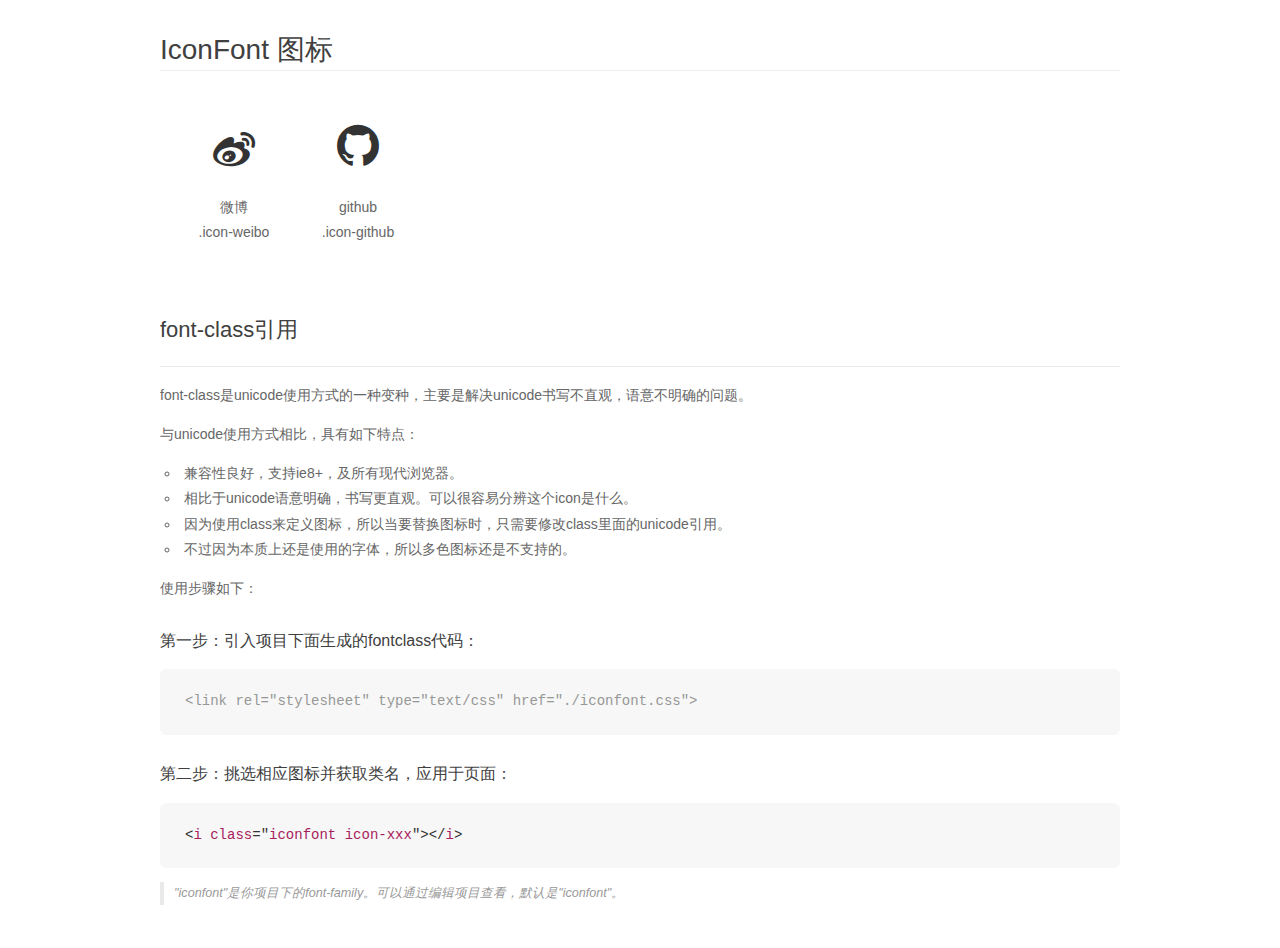
<file: resources/iconfont/demo_fontclass.html>
<!DOCTYPE html>
<html>
<head>
    <meta charset="utf-8"/>
    <title>IconFont</title>
    <link rel="stylesheet" href="demo.css">
    <link rel="stylesheet" href="iconfont.css">
</head>
<body>
    <div class="main markdown">
        <h1>IconFont 图标</h1>
        <ul class="icon_lists clear">
            
                <li>
                <i class="icon iconfont icon-weibo"></i>
                    <div class="name">微博</div>
                    <div class="fontclass">.icon-weibo</div>
                </li>
            
                <li>
                <i class="icon iconfont icon-github"></i>
                    <div class="name">github</div>
                    <div class="fontclass">.icon-github</div>
                </li>
            
        </ul>

        <h2 id="font-class-">font-class引用</h2>
        <hr>

        <p>font-class是unicode使用方式的一种变种，主要是解决unicode书写不直观，语意不明确的问题。</p>
        <p>与unicode使用方式相比，具有如下特点：</p>
        <ul>
        <li>兼容性良好，支持ie8+，及所有现代浏览器。</li>
        <li>相比于unicode语意明确，书写更直观。可以很容易分辨这个icon是什么。</li>
        <li>因为使用class来定义图标，所以当要替换图标时，只需要修改class里面的unicode引用。</li>
        <li>不过因为本质上还是使用的字体，所以多色图标还是不支持的。</li>
        </ul>
        <p>使用步骤如下：</p>
        <h3 id="-fontclass-">第一步：引入项目下面生成的fontclass代码：</h3>


        <pre><code class="lang-js hljs javascript"><span class="hljs-comment">&lt;link rel="stylesheet" type="text/css" href="./iconfont.css"&gt;</span></code></pre>
        <h3 id="-">第二步：挑选相应图标并获取类名，应用于页面：</h3>
        <pre><code class="lang-css hljs">&lt;<span class="hljs-selector-tag">i</span> <span class="hljs-selector-tag">class</span>="<span class="hljs-selector-tag">iconfont</span> <span class="hljs-selector-tag">icon-xxx</span>"&gt;&lt;/<span class="hljs-selector-tag">i</span>&gt;</code></pre>
        <blockquote>
        <p>"iconfont"是你项目下的font-family。可以通过编辑项目查看，默认是"iconfont"。</p>
        </blockquote>
    </div>
</body>
</html>
</file>
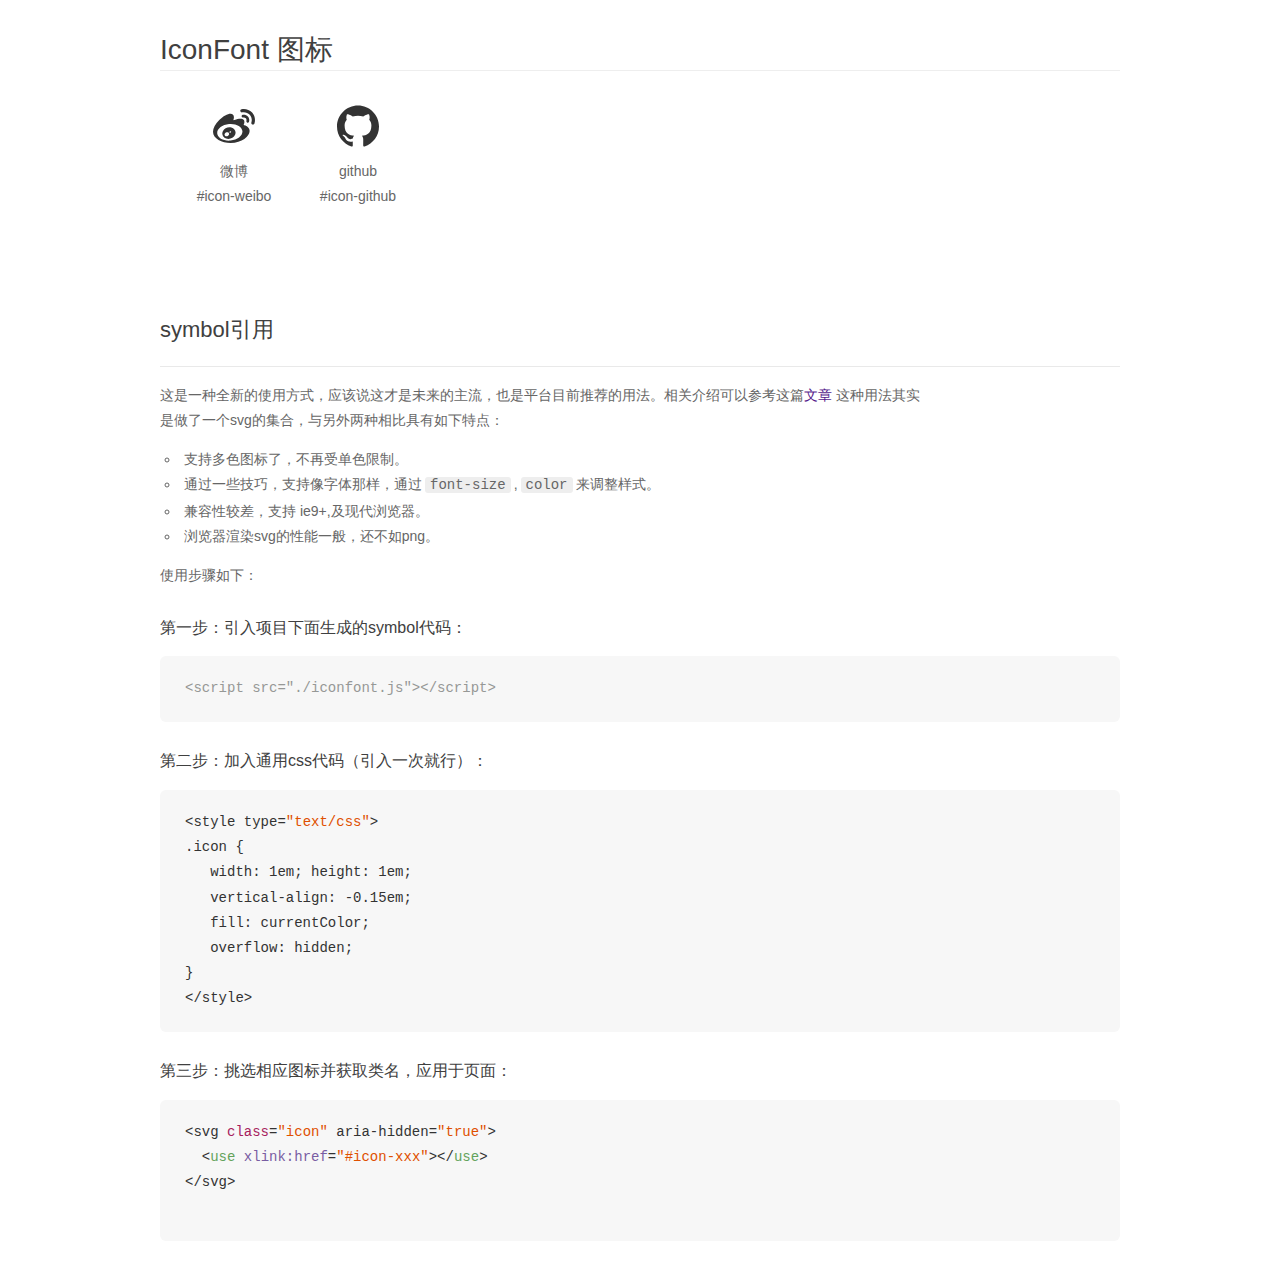
<file: resources/iconfont/demo_symbol.html>
<!DOCTYPE html>
<html>
<head>
    <meta charset="utf-8"/>
    <title>IconFont</title>
    <link rel="stylesheet" href="demo.css">
    <script src="iconfont.js"></script>

    <style type="text/css">
        .icon {
          /* 通过设置 font-size 来改变图标大小 */
          width: 1em; height: 1em;
          /* 图标和文字相邻时，垂直对齐 */
          vertical-align: -0.15em;
          /* 通过设置 color 来改变 SVG 的颜色/fill */
          fill: currentColor;
          /* path 和 stroke 溢出 viewBox 部分在 IE 下会显示
             normalize.css 中也包含这行 */
          overflow: hidden;
        }

    </style>
</head>
<body>
    <div class="main markdown">
        <h1>IconFont 图标</h1>
        <ul class="icon_lists clear">
            
                <li>
                    <svg class="icon" aria-hidden="true">
                        <use xlink:href="#icon-weibo"></use>
                    </svg>
                    <div class="name">微博</div>
                    <div class="fontclass">#icon-weibo</div>
                </li>
            
                <li>
                    <svg class="icon" aria-hidden="true">
                        <use xlink:href="#icon-github"></use>
                    </svg>
                    <div class="name">github</div>
                    <div class="fontclass">#icon-github</div>
                </li>
            
        </ul>


        <h2 id="symbol-">symbol引用</h2>
        <hr>

        <p>这是一种全新的使用方式，应该说这才是未来的主流，也是平台目前推荐的用法。相关介绍可以参考这篇<a href="">文章</a>
        这种用法其实是做了一个svg的集合，与另外两种相比具有如下特点：</p>
        <ul>
          <li>支持多色图标了，不再受单色限制。</li>
          <li>通过一些技巧，支持像字体那样，通过<code>font-size</code>,<code>color</code>来调整样式。</li>
          <li>兼容性较差，支持 ie9+,及现代浏览器。</li>
          <li>浏览器渲染svg的性能一般，还不如png。</li>
        </ul>
        <p>使用步骤如下：</p>
        <h3 id="-symbol-">第一步：引入项目下面生成的symbol代码：</h3>
        <pre><code class="lang-js hljs javascript"><span class="hljs-comment">&lt;script src="./iconfont.js"&gt;&lt;/script&gt;</span></code></pre>
        <h3 id="-css-">第二步：加入通用css代码（引入一次就行）：</h3>
        <pre><code class="lang-js hljs javascript">&lt;style type=<span class="hljs-string">"text/css"</span>&gt;
.icon {
   width: <span class="hljs-number">1</span>em; height: <span class="hljs-number">1</span>em;
   vertical-align: <span class="hljs-number">-0.15</span>em;
   fill: currentColor;
   overflow: hidden;
}
&lt;<span class="hljs-regexp">/style&gt;</span></code></pre>
        <h3 id="-">第三步：挑选相应图标并获取类名，应用于页面：</h3>
        <pre><code class="lang-js hljs javascript">&lt;svg <span class="hljs-class"><span class="hljs-keyword">class</span></span>=<span class="hljs-string">"icon"</span> aria-hidden=<span class="hljs-string">"true"</span>&gt;<span class="xml"><span class="hljs-tag">
  &lt;<span class="hljs-name">use</span> <span class="hljs-attr">xlink:href</span>=<span class="hljs-string">"#icon-xxx"</span>&gt;</span><span class="hljs-tag">&lt;/<span class="hljs-name">use</span>&gt;</span>
</span>&lt;<span class="hljs-regexp">/svg&gt;
        </span></code></pre>
    </div>
</body>
</html>
</file>
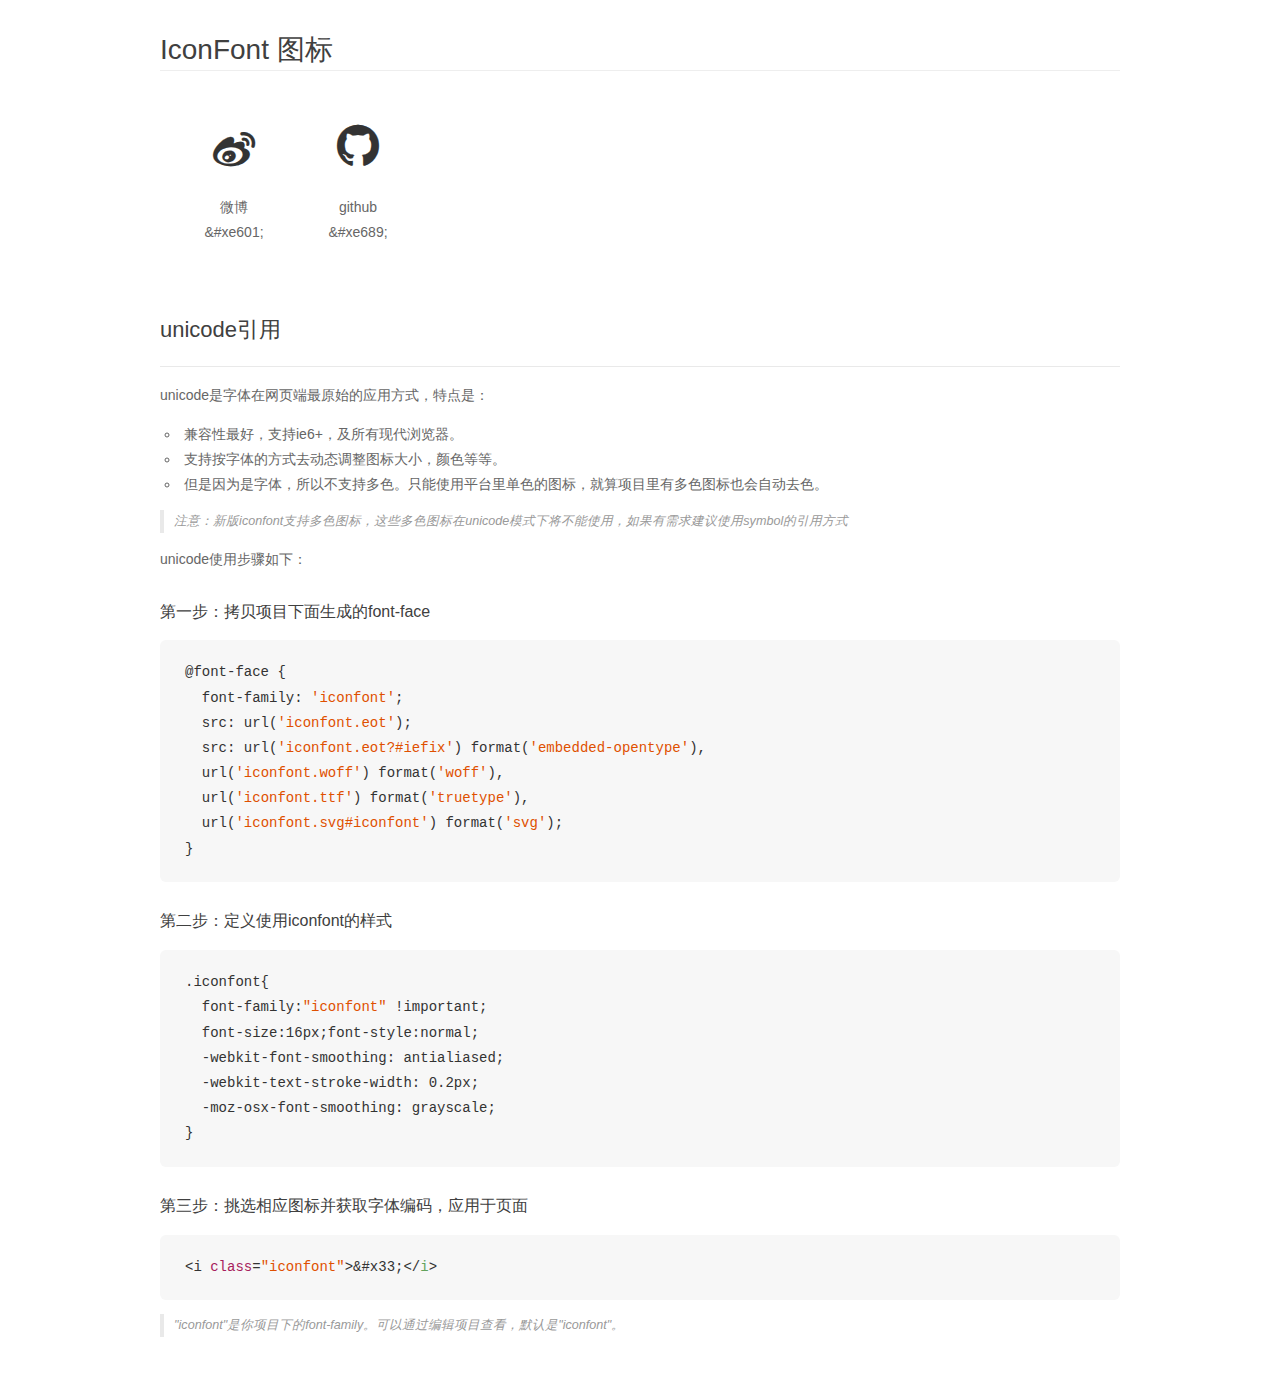
<file: resources/iconfont/demo_unicode.html>
<!DOCTYPE html>
<html>
<head>
    <meta charset="utf-8"/>
    <title>IconFont</title>
    <link rel="stylesheet" href="demo.css">

    <style type="text/css">

        @font-face {font-family: "iconfont";
          src: url('iconfont.eot'); /* IE9*/
          src: url('iconfont.eot#iefix') format('embedded-opentype'), /* IE6-IE8 */
          url('iconfont.woff') format('woff'), /* chrome, firefox */
          url('iconfont.ttf') format('truetype'), /* chrome, firefox, opera, Safari, Android, iOS 4.2+*/
          url('iconfont.svg#iconfont') format('svg'); /* iOS 4.1- */
        }

        .iconfont {
          font-family:"iconfont" !important;
          font-size:16px;
          font-style:normal;
          -webkit-font-smoothing: antialiased;
          -webkit-text-stroke-width: 0.2px;
          -moz-osx-font-smoothing: grayscale;
        }

    </style>
</head>
<body>
    <div class="main markdown">
        <h1>IconFont 图标</h1>
        <ul class="icon_lists clear">
            
                <li>
                <i class="icon iconfont">&#xe601;</i>
                    <div class="name">微博</div>
                    <div class="code">&amp;#xe601;</div>
                </li>
            
                <li>
                <i class="icon iconfont">&#xe689;</i>
                    <div class="name">github</div>
                    <div class="code">&amp;#xe689;</div>
                </li>
            
        </ul>
        <h2 id="unicode-">unicode引用</h2>
        <hr>

        <p>unicode是字体在网页端最原始的应用方式，特点是：</p>
        <ul>
        <li>兼容性最好，支持ie6+，及所有现代浏览器。</li>
        <li>支持按字体的方式去动态调整图标大小，颜色等等。</li>
        <li>但是因为是字体，所以不支持多色。只能使用平台里单色的图标，就算项目里有多色图标也会自动去色。</li>
        </ul>
        <blockquote>
        <p>注意：新版iconfont支持多色图标，这些多色图标在unicode模式下将不能使用，如果有需求建议使用symbol的引用方式</p>
        </blockquote>
        <p>unicode使用步骤如下：</p>
        <h3 id="-font-face">第一步：拷贝项目下面生成的font-face</h3>
        <pre><code class="lang-js hljs javascript">@font-face {
  font-family: <span class="hljs-string">'iconfont'</span>;
  src: url(<span class="hljs-string">'iconfont.eot'</span>);
  src: url(<span class="hljs-string">'iconfont.eot?#iefix'</span>) format(<span class="hljs-string">'embedded-opentype'</span>),
  url(<span class="hljs-string">'iconfont.woff'</span>) format(<span class="hljs-string">'woff'</span>),
  url(<span class="hljs-string">'iconfont.ttf'</span>) format(<span class="hljs-string">'truetype'</span>),
  url(<span class="hljs-string">'iconfont.svg#iconfont'</span>) format(<span class="hljs-string">'svg'</span>);
}
</code></pre>
        <h3 id="-iconfont-">第二步：定义使用iconfont的样式</h3>
        <pre><code class="lang-js hljs javascript">.iconfont{
  font-family:<span class="hljs-string">"iconfont"</span> !important;
  font-size:<span class="hljs-number">16</span>px;font-style:normal;
  -webkit-font-smoothing: antialiased;
  -webkit-text-stroke-width: <span class="hljs-number">0.2</span>px;
  -moz-osx-font-smoothing: grayscale;
}
</code></pre>
        <h3 id="-">第三步：挑选相应图标并获取字体编码，应用于页面</h3>
        <pre><code class="lang-js hljs javascript">&lt;i <span class="hljs-class"><span class="hljs-keyword">class</span></span>=<span class="hljs-string">"iconfont"</span>&gt;&amp;#x33;<span class="xml"><span class="hljs-tag">&lt;/<span class="hljs-name">i</span>&gt;</span></span></code></pre>

        <blockquote>
        <p>"iconfont"是你项目下的font-family。可以通过编辑项目查看，默认是"iconfont"。</p>
        </blockquote>
    </div>


</body>
</html>
</file>
<file: resources/iconfont/iconfont.css>
@font-face {font-family: "iconfont";
  src: url('iconfont.eot?t=1502202423252'); /* IE9*/
  src: url('iconfont.eot?t=1502202423252#iefix') format('embedded-opentype'), /* IE6-IE8 */
  url('iconfont.woff?t=1502202423252') format('woff'), /* chrome, firefox */
  url('iconfont.ttf?t=1502202423252') format('truetype'), /* chrome, firefox, opera, Safari, Android, iOS 4.2+*/
  url('iconfont.svg?t=1502202423252#iconfont') format('svg'); /* iOS 4.1- */
}

.iconfont {
  font-family:"iconfont" !important;
  font-size:16px;
  font-style:normal;
  -webkit-font-smoothing: antialiased;
  -moz-osx-font-smoothing: grayscale;
}

.icon-weibo:before { content: "\e601"; }

.icon-github:before { content: "\e689"; }
</file>
<file: resources/iconfont/demo.css>
*{margin: 0;padding: 0;list-style: none;}
/*
KISSY CSS Reset
理念：1. reset 的目的不是清除浏览器的默认样式，这仅是部分工作。清除和重置是紧密不可分的。
2. reset 的目的不是让默认样式在所有浏览器下一致，而是减少默认样式有可能带来的问题。
3. reset 期望提供一套普适通用的基础样式。但没有银弹，推荐根据具体需求，裁剪和修改后再使用。
特色：1. 适应中文；2. 基于最新主流浏览器。
维护：玉伯<lifesinger@gmail.com>, 正淳<ragecarrier@gmail.com>
 */

/** 清除内外边距 **/
body, h1, h2, h3, h4, h5, h6, hr, p, blockquote, /* structural elements 结构元素 */
dl, dt, dd, ul, ol, li, /* list elements 列表元素 */
pre, /* text formatting elements 文本格式元素 */
form, fieldset, legend, button, input, textarea, /* form elements 表单元素 */
th, td /* table elements 表格元素 */ {
  margin: 0;
  padding: 0;
}

/** 设置默认字体 **/
body,
button, input, select, textarea /* for ie */ {
  font: 12px/1.5 tahoma, arial, \5b8b\4f53, sans-serif;
}
h1, h2, h3, h4, h5, h6 { font-size: 100%; }
address, cite, dfn, em, var { font-style: normal; } /* 将斜体扶正 */
code, kbd, pre, samp { font-family: courier new, courier, monospace; } /* 统一等宽字体 */
small { font-size: 12px; } /* 小于 12px 的中文很难阅读，让 small 正常化 */

/** 重置列表元素 **/
ul, ol { list-style: none; }

/** 重置文本格式元素 **/
a { text-decoration: none; }
a:hover { text-decoration: underline; }


/** 重置表单元素 **/
legend { color: #000; } /* for ie6 */
fieldset, img { border: 0; } /* img 搭车：让链接里的 img 无边框 */
button, input, select, textarea { font-size: 100%; } /* 使得表单元素在 ie 下能继承字体大小 */
/* 注：optgroup 无法扶正 */

/** 重置表格元素 **/
table { border-collapse: collapse; border-spacing: 0; }

/* 清除浮动 */
.ks-clear:after, .clear:after {
  content: '\20';
  display: block;
  height: 0;
  clear: both;
}
.ks-clear, .clear {
  *zoom: 1;
}

.main {
  padding: 30px 100px;
width: 960px;
margin: 0 auto;
}
.main h1{font-size:36px; color:#333; text-align:left;margin-bottom:30px; border-bottom: 1px solid #eee;}

.helps{margin-top:40px;}
.helps pre{
  padding:20px;
  margin:10px 0;
  border:solid 1px #e7e1cd;
  background-color: #fffdef;
  overflow: auto;
}

.icon_lists{
  width: 100% !important;

}

.icon_lists li{
  float:left;
  width: 100px;
  height:180px;
  text-align: center;
  list-style: none !important;
}
.icon_lists .icon{
  font-size: 42px;
  line-height: 100px;
  margin: 10px 0;
  color:#333;
  -webkit-transition: font-size 0.25s ease-out 0s;
  -moz-transition: font-size 0.25s ease-out 0s;
  transition: font-size 0.25s ease-out 0s;

}
.icon_lists .icon:hover{
  font-size: 100px;
}



.markdown {
  color: #666;
  font-size: 14px;
  line-height: 1.8;
}

.highlight {
  line-height: 1.5;
}

.markdown img {
  vertical-align: middle;
  max-width: 100%;
}

.markdown h1 {
  color: #404040;
  font-weight: 500;
  line-height: 40px;
  margin-bottom: 24px;
}

.markdown h2,
.markdown h3,
.markdown h4,
.markdown h5,
.markdown h6 {
  color: #404040;
  margin: 1.6em 0 0.6em 0;
  font-weight: 500;
  clear: both;
}

.markdown h1 {
  font-size: 28px;
}

.markdown h2 {
  font-size: 22px;
}

.markdown h3 {
  font-size: 16px;
}

.markdown h4 {
  font-size: 14px;
}

.markdown h5 {
  font-size: 12px;
}

.markdown h6 {
  font-size: 12px;
}

.markdown hr {
  height: 1px;
  border: 0;
  background: #e9e9e9;
  margin: 16px 0;
  clear: both;
}

.markdown p,
.markdown pre {
  margin: 1em 0;
}

.markdown > p,
.markdown > blockquote,
.markdown > .highlight,
.markdown > ol,
.markdown > ul {
  width: 80%;
}

.markdown ul > li {
  list-style: circle;
}

.markdown > ul li,
.markdown blockquote ul > li {
  margin-left: 20px;
  padding-left: 4px;
}

.markdown > ul li p,
.markdown > ol li p {
  margin: 0.6em 0;
}

.markdown ol > li {
  list-style: decimal;
}

.markdown > ol li,
.markdown blockquote ol > li {
  margin-left: 20px;
  padding-left: 4px;
}

.markdown code {
  margin: 0 3px;
  padding: 0 5px;
  background: #eee;
  border-radius: 3px;
}

.markdown pre {
  border-radius: 6px;
  background: #f7f7f7;
  padding: 20px;
}

.markdown pre code {
  border: none;
  background: #f7f7f7;
  margin: 0;
}

.markdown strong,
.markdown b {
  font-weight: 600;
}

.markdown > table {
  border-collapse: collapse;
  border-spacing: 0px;
  empty-cells: show;
  border: 1px solid #e9e9e9;
  width: 95%;
  margin-bottom: 24px;
}

.markdown > table th {
  white-space: nowrap;
  color: #333;
  font-weight: 600;

}

.markdown > table th,
.markdown > table td {
  border: 1px solid #e9e9e9;
  padding: 8px 16px;
  text-align: left;
}

.markdown > table th {
  background: #F7F7F7;
}

.markdown blockquote {
  font-size: 90%;
  color: #999;
  border-left: 4px solid #e9e9e9;
  padding-left: 0.8em;
  margin: 1em 0;
  font-style: italic;
}

.markdown blockquote p {
  margin: 0;
}

.markdown .anchor {
  opacity: 0;
  transition: opacity 0.3s ease;
  margin-left: 8px;
}

.markdown .waiting {
  color: #ccc;
}

.markdown h1:hover .anchor,
.markdown h2:hover .anchor,
.markdown h3:hover .anchor,
.markdown h4:hover .anchor,
.markdown h5:hover .anchor,
.markdown h6:hover .anchor {
  opacity: 1;
  display: inline-block;
}

.markdown > br,
.markdown > p > br {
  clear: both;
}


.hljs {
  display: block;
  background: white;
  padding: 0.5em;
  color: #333333;
  overflow-x: auto;
}

.hljs-comment,
.hljs-meta {
  color: #969896;
}

.hljs-string,
.hljs-variable,
.hljs-template-variable,
.hljs-strong,
.hljs-emphasis,
.hljs-quote {
  color: #df5000;
}

.hljs-keyword,
.hljs-selector-tag,
.hljs-type {
  color: #a71d5d;
}

.hljs-literal,
.hljs-symbol,
.hljs-bullet,
.hljs-attribute {
  color: #0086b3;
}

.hljs-section,
.hljs-name {
  color: #63a35c;
}

.hljs-tag {
  color: #333333;
}

.hljs-title,
.hljs-attr,
.hljs-selector-id,
.hljs-selector-class,
.hljs-selector-attr,
.hljs-selector-pseudo {
  color: #795da3;
}

.hljs-addition {
  color: #55a532;
  background-color: #eaffea;
}

.hljs-deletion {
  color: #bd2c00;
  background-color: #ffecec;
}

.hljs-link {
  text-decoration: underline;
}

pre{
  background: #fff;
}
</file>
